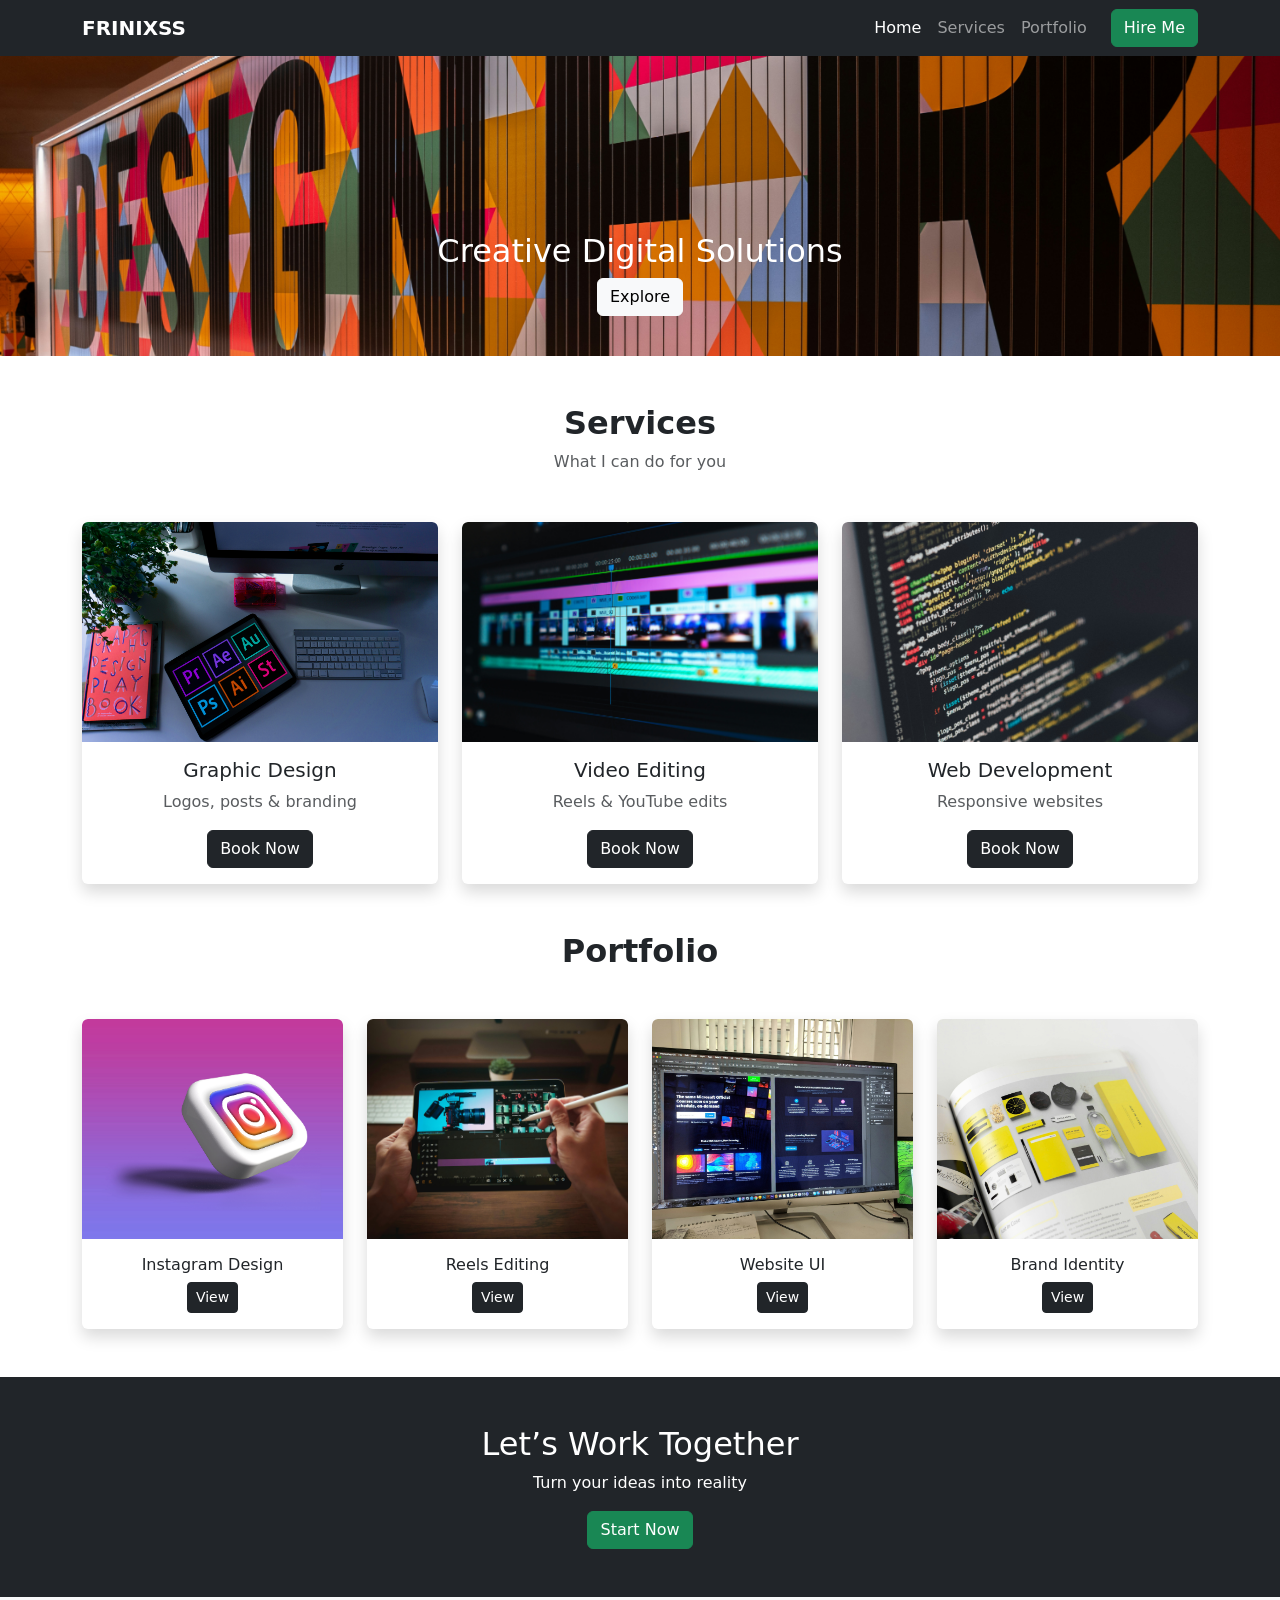
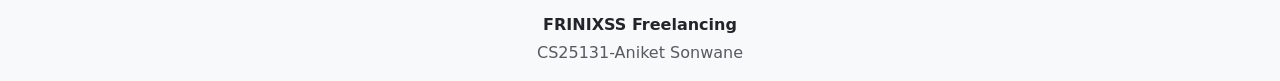
<file: index.html>
<!DOCTYPE html>
<html lang="en">
<head>
    <meta charset="UTF-8">
    <meta name="viewport" content="width=device-width, initial-scale=1.0">
    <title>Frinix Freelance</title>

    <link href="https://cdn.jsdelivr.net/npm/bootstrap@5.0.2/dist/css/bootstrap.min.css" rel="stylesheet"
        integrity="sha384-EVSTQN3/azprG1Anm3QDgpJLIm9Nao0Yz1ztcQTwFspd3yD65VohhpuuCOmLASjC"
        crossorigin="anonymous">
    <script src="https://cdn.jsdelivr.net/npm/@popperjs/core@2.9.2/dist/umd/popper.min.js"
        integrity="sha384-IQsoLXl5PILFhosVNubq5LC7Qb9DXgDA9i+tQ8Zj3iwWAwPtgFTxbJ8NT4GN1R8p"
        crossorigin="anonymous"></script>
    <script src="https://cdn.jsdelivr.net/npm/bootstrap@5.0.2/dist/js/bootstrap.min.js"
        integrity="sha384-cVKIPhGWiC2Al4u+LWgxfKTRIcfu0JTxR+EQDz/bgldoEyl4H0zUF0QKbrJ0EcQF"
        crossorigin="anonymous"></script>

    <link rel="stylesheet" href="MainCSS.css">
</head>
<body>
    <nav class="navbar navbar-expand-lg navbar-dark bg-dark shadow">
    <div class="container">
        <a class="navbar-brand fw-bold" href="Home.html">FRINIXSS</a>

        <button class="navbar-toggler" data-bs-toggle="collapse" data-bs-target="#nav">
            <span class="navbar-toggler-icon"></span>
        </button>

        <div class="collapse navbar-collapse" id="nav">
            <ul class="navbar-nav ms-auto align-items-center">
                <li class="nav-item"><a class="nav-link active" href="Home.html">Home</a></li>
                <li class="nav-item"><a class="nav-link" href="Service.html">Services</a></li>
                <li class="nav-item"><a class="nav-link" href="Portfolio.html">Portfolio</a></li>
                <li class="nav-item ms-3">
                    <a class="btn btn-success" href="Hire.html">Hire Me</a>
                </li>
            </ul>
        </div>
    </div>
</nav>
<div id="carouselExample" class="carousel slide" data-bs-ride="carousel">
    <div class="carousel-inner">

        <div class="carousel-item active">
            <img src="Freelance.jpg" class="d-block w-100">
            <div class="carousel-caption">
                <h2>Build Your Brand Online</h2>
                <a class="btn btn-success" href="Hire.html">Start Project</a>
            </div>
        </div>

        <div class="carousel-item">
            <img src="Designing.jpg" class="d-block w-100">
            <div class="carousel-caption">
                <h2>Creative Digital Solutions</h2>
                <a class="btn btn-light" href="Service.html">Explore</a>
            </div>
        </div>

        <div class="carousel-item">
            <img src="Web.jpg" class="d-block w-100">
            <div class="carousel-caption">
                <h2>Professional Web Development</h2>
                <a class="btn btn-warning" href="Hire.html">Hire Now</a>
            </div>
        </div>

    </div>
</div>

<div class="container my-5">
    <div class="text-center mb-5">
        <h2 class="fw-bold">Services</h2>
        <p class="text-muted">What I can do for you</p>
    </div>

    <div class="row g-4">

        <div class="col-md-4">
            <div class="card shadow">
                <img src="GraphicDesign.jpg" class="card-img-top">
                <div class="card-body text-center">
                    <h5>Graphic Design</h5>
                    <p class="text-muted">Logos, posts & branding</p>
                    <a class="btn btn-dark" href="Hire.html">Book Now</a>
                </div>
            </div>
        </div>

        <div class="col-md-4">
            <div class="card shadow">
                <img src="VideoEditing.jpg" class="card-img-top">
                <div class="card-body text-center">
                    <h5>Video Editing</h5>
                    <p class="text-muted">Reels & YouTube edits</p>
                    <a class="btn btn-dark" href="Hire.html">Book Now</a>
                </div>
            </div>
        </div>

        <div class="col-md-4">
            <div class="card shadow">
                <img src="WebDevelopment.jpg" class="card-img-top">
                <div class="card-body text-center">
                    <h5>Web Development</h5>
                    <p class="text-muted">Responsive websites</p>
                    <a class="btn btn-dark" href="Hire.html">Book Now</a>
                </div>
            </div>
        </div>
    </div>
</div>
<div class="container my-5">
    <div class="text-center mb-5">
        <h2 class="fw-bold">Portfolio</h2>
    </div>

    <div class="row g-4">

        <div class="col-md-3">
            <div class="card shadow">
                <img src="Instagram.jpg" class="card-img-top">
                <div class="card-body text-center">
                    <h6>Instagram Design</h6>
                    <a class="btn btn-sm btn-dark" href="Portfolio.html">View</a>
                </div>
            </div>
        </div>

        <div class="col-md-3">
            <div class="card shadow">
                <img src="reels.jpg" class="card-img-top">
                <div class="card-body text-center">
                    <h6>Reels Editing</h6>
                    <a class="btn btn-sm btn-dark" href="Portfolio.html">View</a>
                </div>
            </div>
        </div>

        <div class="col-md-3">
            <div class="card shadow">
                <img src="UI.jpg" class="card-img-top">
                <div class="card-body text-center">
                    <h6>Website UI</h6>
                    <a class="btn btn-sm btn-dark" href="Portfolio.html">View</a>
                </div>
            </div>
        </div>

        <div class="col-md-3">
            <div class="card shadow">
                <img src="Brand.jpg" class="card-img-top">
                <div class="card-body text-center">
                    <h6>Brand Identity</h6>
                    <a class="btn btn-sm btn-dark" href="Portfolio.html">View</a>
                </div>
            </div>
        </div>

    </div>
</div>
<div class="bg-dark text-white text-center p-5">
    <h2>Let’s Work Together</h2>
    <p>Turn your ideas into reality</p>
    <a class="btn btn-success" href="hire.html">Start Now</a>
</div>
<footer class="bg-light text-center p-3">
    <p class="mb-1 fw-bold">FRINIXSS Freelancing</p>
    <p class="mb-0 text-muted">CS25131-Aniket Sonwane</p>
</footer>
</body>
</html>
</file>
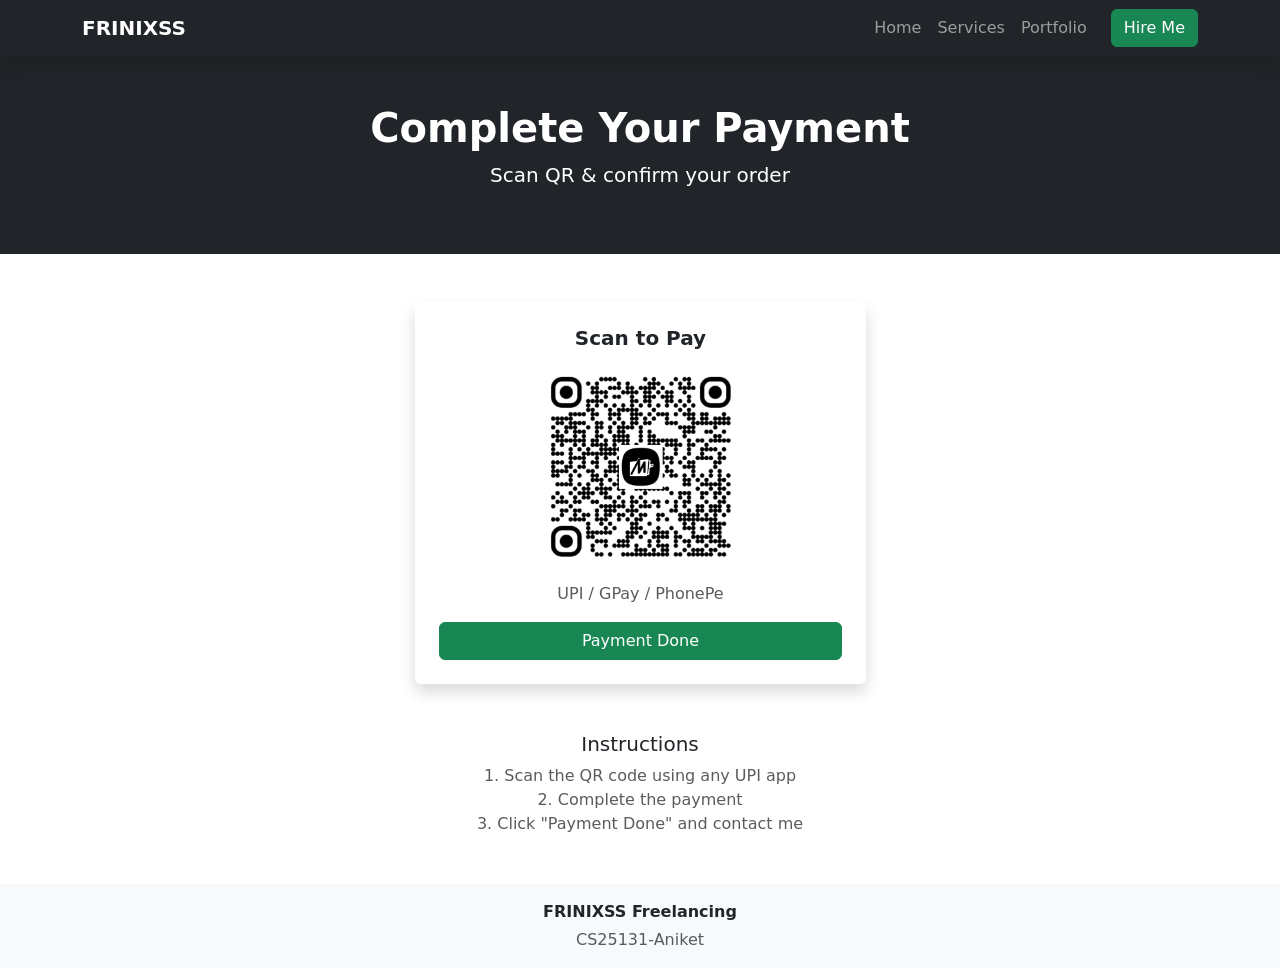
<file: Buy.html>
<!DOCTYPE html>
<html lang="en">
<head>
    <meta charset="UTF-8">
    <meta name="viewport" content="width=device-width, initial-scale=1.0">
    <title>Buy Now - FRINIXSS</title>

    <link href="https://cdn.jsdelivr.net/npm/bootstrap@5.0.2/dist/css/bootstrap.min.css" rel="stylesheet">
    <link rel="stylesheet" href="MainCSS.css">
</head>

<body>
<nav class="navbar navbar-expand-lg navbar-dark bg-dark shadow">
    <div class="container">
        <a class="navbar-brand fw-bold" href="Home
        .html">FRINIXSS</a>

        <button class="navbar-toggler" data-bs-toggle="collapse" data-bs-target="#nav">
            <span class="navbar-toggler-icon"></span>
        </button>

        <div class="collapse navbar-collapse" id="nav">
            <ul class="navbar-nav ms-auto align-items-center">
                <li class="nav-item"><a class="nav-link" href="Home.html">Home</a></li>
                <li class="nav-item"><a class="nav-link" href="Service.html">Services</a></li>
                <li class="nav-item"><a class="nav-link" href="Portfolio.html">Portfolio</a></li>
                <li class="nav-item ms-3">
                    <a class="btn btn-success" href="Hire.html">Hire Me</a>
            </ul>
        </div>
    </div>
</nav>
<div class="bg-dark text-white text-center p-5">
    <h1 class="fw-bold">Complete Your Payment</h1>
    <p class="lead">Scan QR & confirm your order</p>
</div>
<div class="container my-5">
    <div class="row justify-content-center">

        <div class="col-md-5">
            <div class="card shadow p-4 text-center">

                <h5 class="fw-bold mb-3">Scan to Pay</h5>

                <!-- YOUR QR IMAGE -->
                <img src="QR.jpeg" class="img-fluid mb-3 d-block mx-auto" alt="QR Code" style="height: 200px; width: 200px;" >

                <p class="text-muted">UPI / GPay / PhonePe</p>

                <button class="btn btn-success w-100">Payment Done</button>

            </div>
        </div>

    </div>
</div>
<div class="container my-5">
    <div class="text-center">
        <h5>Instructions</h5>
        <p class="text-muted">
            1. Scan the QR code using any UPI app<br>
            2. Complete the payment<br>
            3. Click "Payment Done" and contact me
        </p>
    </div>
</div>

<footer class="bg-light text-center p-3">
    <p class="mb-1 fw-bold">FRINIXSS Freelancing</p>
    <p class="mb-0 text-muted">CS25131-Aniket</p>
</footer>
</body>
</html>
</file>
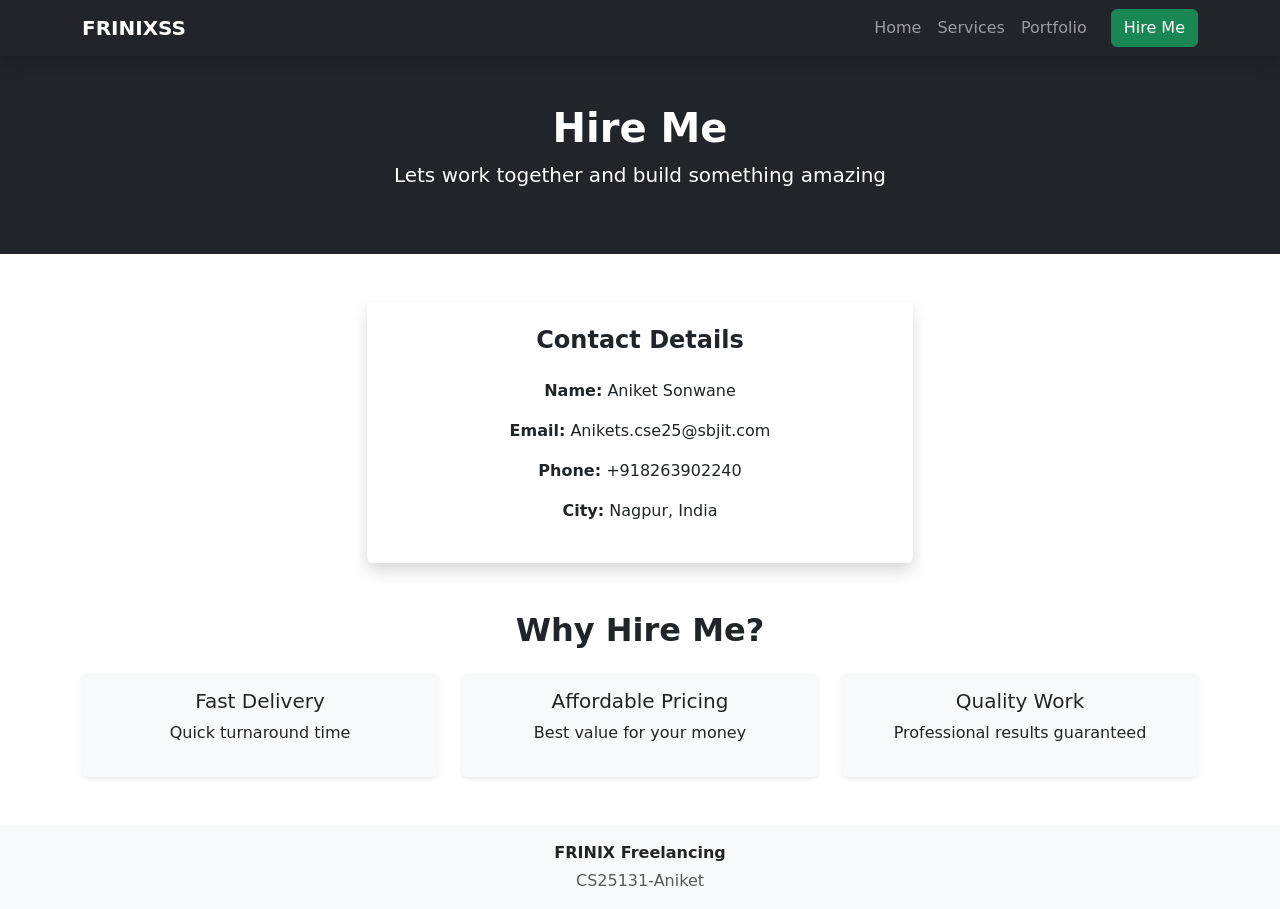
<file: Hire.html>
<!DOCTYPE html>
<html lang="en">
<head>
     <meta charset="UTF-8">
    <meta name="viewport" content="width=device-width, initial-scale=1.0">
    <title>Hire Me - FRINIXSS</title>

    <link href="https://cdn.jsdelivr.net/npm/bootstrap@5.0.2/dist/css/bootstrap.min.css" rel="stylesheet">
    <link rel="stylesheet" href="MainCSS.css">
</head>
<body>
    <nav class="navbar navbar-expand-lg navbar-dark bg-dark shadow">
    <div class="container">
        <a class="navbar-brand fw-bold" href="Home.html">FRINIXSS</a>

        <button class="navbar-toggler" data-bs-toggle="collapse" data-bs-target="#nav">
            <span class="navbar-toggler-icon"></span>
        </button>

        <div class="collapse navbar-collapse" id="nav">
            <ul class="navbar-nav ms-auto align-items-center">
                <li class="nav-item"><a class="nav-link" href="Home.html">Home</a></li>
                <li class="nav-item"><a class="nav-link" href="Services.html">Services</a></li>
                <li class="nav-item"><a class="nav-link" href="Portfolio.html">Portfolio</a></li>
                <li class="nav-item ms-3">
                    <a class="btn btn-success" href="Hire.html">Hire Me</a>
                </li>
            </ul>
        </div>
    </div>
</nav>
<div class="bg-dark text-white text-center p-5">
    <h1 class="fw-bold">Hire Me</h1>
    <p class="lead">Lets work together and build something amazing</p>
</div>
<div class="container my-5">
    <div class="row justify-content-center">

        <div class="col-md-6">
            <div class="card shadow p-4 text-center">

                <h4 class="fw-bold mb-4">Contact Details</h4>

                <p><strong>Name:</strong> Aniket Sonwane</p>
                <p><strong>Email:</strong> Anikets.cse25@sbjit.com</p>
                <p><strong>Phone:</strong> +918263902240</p>
                <p><strong>City:</strong> Nagpur, India</p>
            </div>
        </div>

    </div>
</div>
<div class="container my-5">
    <div class="text-center mb-4">
        <h2 class="fw-bold">Why Hire Me?</h2>
    </div>

    <div class="row text-center g-4">

        <div class="col-md-4">
            <div class="card p-3 shadow-sm bg-light">
                <h5>Fast Delivery</h5>
                <p>Quick turnaround time</p>
            </div>
        </div>

        <div class="col-md-4">
            <div class="card p-3 shadow-sm bg-light">
                <h5>Affordable Pricing</h5>
                <p>Best value for your money</p>
            </div>
        </div>

        <div class="col-md-4">
            <div class="card p-3 shadow-sm bg-light">
                <h5>Quality Work</h5>
                <p>Professional results guaranteed</p>
            </div>
        </div>

    </div>
</div>
<footer class="bg-light text-center p-3">
    <p class="mb-1 fw-bold">FRINIX Freelancing</p>
    <p class="mb-0 text-muted">CS25131-Aniket</p>
</footer>

</body>
</html>
</file>
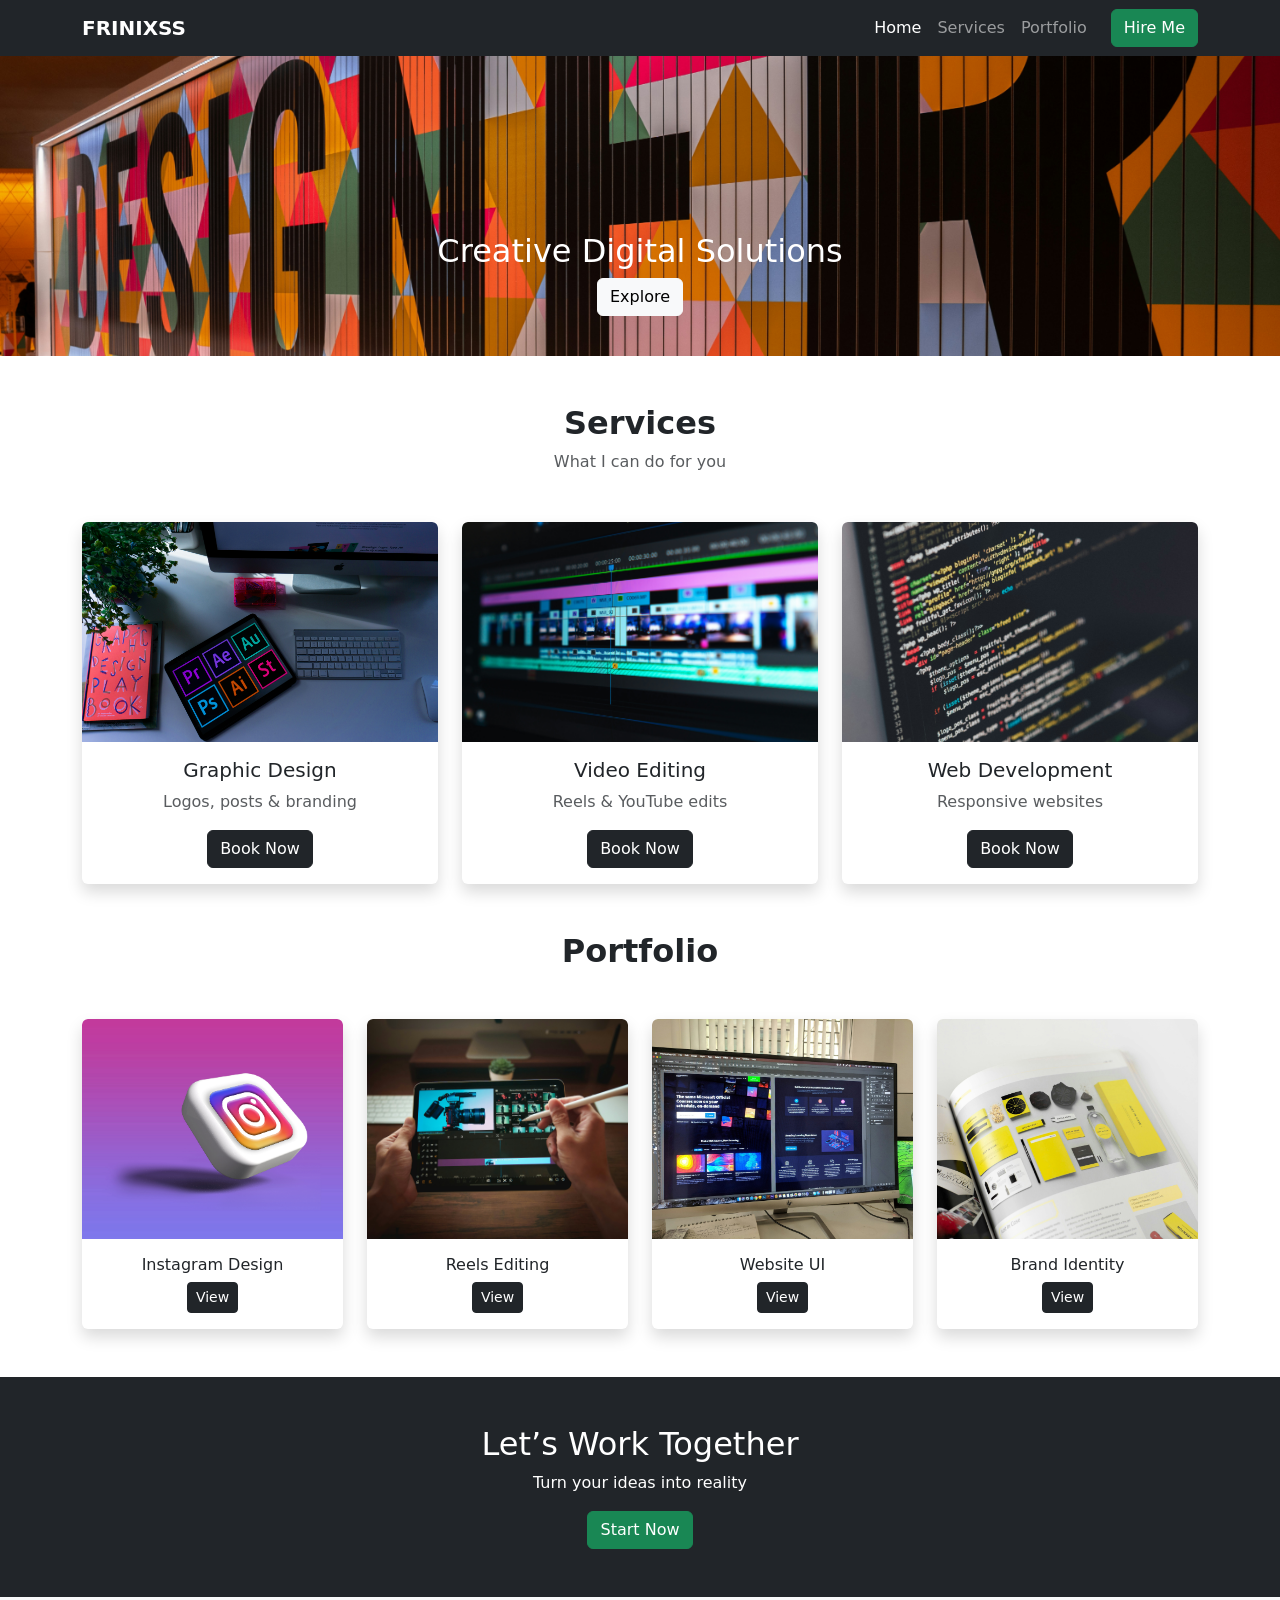
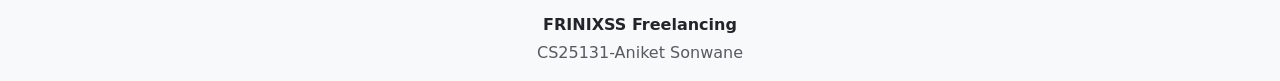
<file: Home.html>
<!DOCTYPE html>
<html lang="en">
<head>
    <meta charset="UTF-8">
    <meta name="viewport" content="width=device-width, initial-scale=1.0">
    <title>Frinix Freelance</title>

    <link href="https://cdn.jsdelivr.net/npm/bootstrap@5.0.2/dist/css/bootstrap.min.css" rel="stylesheet"
        integrity="sha384-EVSTQN3/azprG1Anm3QDgpJLIm9Nao0Yz1ztcQTwFspd3yD65VohhpuuCOmLASjC"
        crossorigin="anonymous">
    <script src="https://cdn.jsdelivr.net/npm/@popperjs/core@2.9.2/dist/umd/popper.min.js"
        integrity="sha384-IQsoLXl5PILFhosVNubq5LC7Qb9DXgDA9i+tQ8Zj3iwWAwPtgFTxbJ8NT4GN1R8p"
        crossorigin="anonymous"></script>
    <script src="https://cdn.jsdelivr.net/npm/bootstrap@5.0.2/dist/js/bootstrap.min.js"
        integrity="sha384-cVKIPhGWiC2Al4u+LWgxfKTRIcfu0JTxR+EQDz/bgldoEyl4H0zUF0QKbrJ0EcQF"
        crossorigin="anonymous"></script>

    <link rel="stylesheet" href="MainCSS.css">
</head>
<body>
    <nav class="navbar navbar-expand-lg navbar-dark bg-dark shadow">
    <div class="container">
        <a class="navbar-brand fw-bold" href="Home.html">FRINIXSS</a>

        <button class="navbar-toggler" data-bs-toggle="collapse" data-bs-target="#nav">
            <span class="navbar-toggler-icon"></span>
        </button>

        <div class="collapse navbar-collapse" id="nav">
            <ul class="navbar-nav ms-auto align-items-center">
                <li class="nav-item"><a class="nav-link active" href="Home.html">Home</a></li>
                <li class="nav-item"><a class="nav-link" href="Service.html">Services</a></li>
                <li class="nav-item"><a class="nav-link" href="Portfolio.html">Portfolio</a></li>
                <li class="nav-item ms-3">
                    <a class="btn btn-success" href="Hire.html">Hire Me</a>
                </li>
            </ul>
        </div>
    </div>
</nav>
<div id="carouselExample" class="carousel slide" data-bs-ride="carousel">
    <div class="carousel-inner">

        <div class="carousel-item active">
            <img src="Freelance.jpg" class="d-block w-100">
            <div class="carousel-caption">
                <h2>Build Your Brand Online</h2>
                <a class="btn btn-success" href="Hire.html">Start Project</a>
            </div>
        </div>

        <div class="carousel-item">
            <img src="Designing.jpg" class="d-block w-100">
            <div class="carousel-caption">
                <h2>Creative Digital Solutions</h2>
                <a class="btn btn-light" href="Service.html">Explore</a>
            </div>
        </div>

        <div class="carousel-item">
            <img src="Web.jpg" class="d-block w-100">
            <div class="carousel-caption">
                <h2>Professional Web Development</h2>
                <a class="btn btn-warning" href="Hire.html">Hire Now</a>
            </div>
        </div>

    </div>
</div>

<div class="container my-5">
    <div class="text-center mb-5">
        <h2 class="fw-bold">Services</h2>
        <p class="text-muted">What I can do for you</p>
    </div>

    <div class="row g-4">

        <div class="col-md-4">
            <div class="card shadow">
                <img src="GraphicDesign.jpg" class="card-img-top">
                <div class="card-body text-center">
                    <h5>Graphic Design</h5>
                    <p class="text-muted">Logos, posts & branding</p>
                    <a class="btn btn-dark" href="Hire.html">Book Now</a>
                </div>
            </div>
        </div>

        <div class="col-md-4">
            <div class="card shadow">
                <img src="VideoEditing.jpg" class="card-img-top">
                <div class="card-body text-center">
                    <h5>Video Editing</h5>
                    <p class="text-muted">Reels & YouTube edits</p>
                    <a class="btn btn-dark" href="Hire.html">Book Now</a>
                </div>
            </div>
        </div>

        <div class="col-md-4">
            <div class="card shadow">
                <img src="WebDevelopment.jpg" class="card-img-top">
                <div class="card-body text-center">
                    <h5>Web Development</h5>
                    <p class="text-muted">Responsive websites</p>
                    <a class="btn btn-dark" href="Hire.html">Book Now</a>
                </div>
            </div>
        </div>
    </div>
</div>
<div class="container my-5">
    <div class="text-center mb-5">
        <h2 class="fw-bold">Portfolio</h2>
    </div>

    <div class="row g-4">

        <div class="col-md-3">
            <div class="card shadow">
                <img src="Instagram.jpg" class="card-img-top">
                <div class="card-body text-center">
                    <h6>Instagram Design</h6>
                    <a class="btn btn-sm btn-dark" href="Portfolio.html">View</a>
                </div>
            </div>
        </div>

        <div class="col-md-3">
            <div class="card shadow">
                <img src="reels.jpg" class="card-img-top">
                <div class="card-body text-center">
                    <h6>Reels Editing</h6>
                    <a class="btn btn-sm btn-dark" href="Portfolio.html">View</a>
                </div>
            </div>
        </div>

        <div class="col-md-3">
            <div class="card shadow">
                <img src="UI.jpg" class="card-img-top">
                <div class="card-body text-center">
                    <h6>Website UI</h6>
                    <a class="btn btn-sm btn-dark" href="Portfolio.html">View</a>
                </div>
            </div>
        </div>

        <div class="col-md-3">
            <div class="card shadow">
                <img src="Brand.jpg" class="card-img-top">
                <div class="card-body text-center">
                    <h6>Brand Identity</h6>
                    <a class="btn btn-sm btn-dark" href="Portfolio.html">View</a>
                </div>
            </div>
        </div>

    </div>
</div>
<div class="bg-dark text-white text-center p-5">
    <h2>Let’s Work Together</h2>
    <p>Turn your ideas into reality</p>
    <a class="btn btn-success" href="hire.html">Start Now</a>
</div>
<footer class="bg-light text-center p-3">
    <p class="mb-1 fw-bold">FRINIXSS Freelancing</p>
    <p class="mb-0 text-muted">CS25131-Aniket Sonwane</p>
</footer>
</body>
</html>
</file>
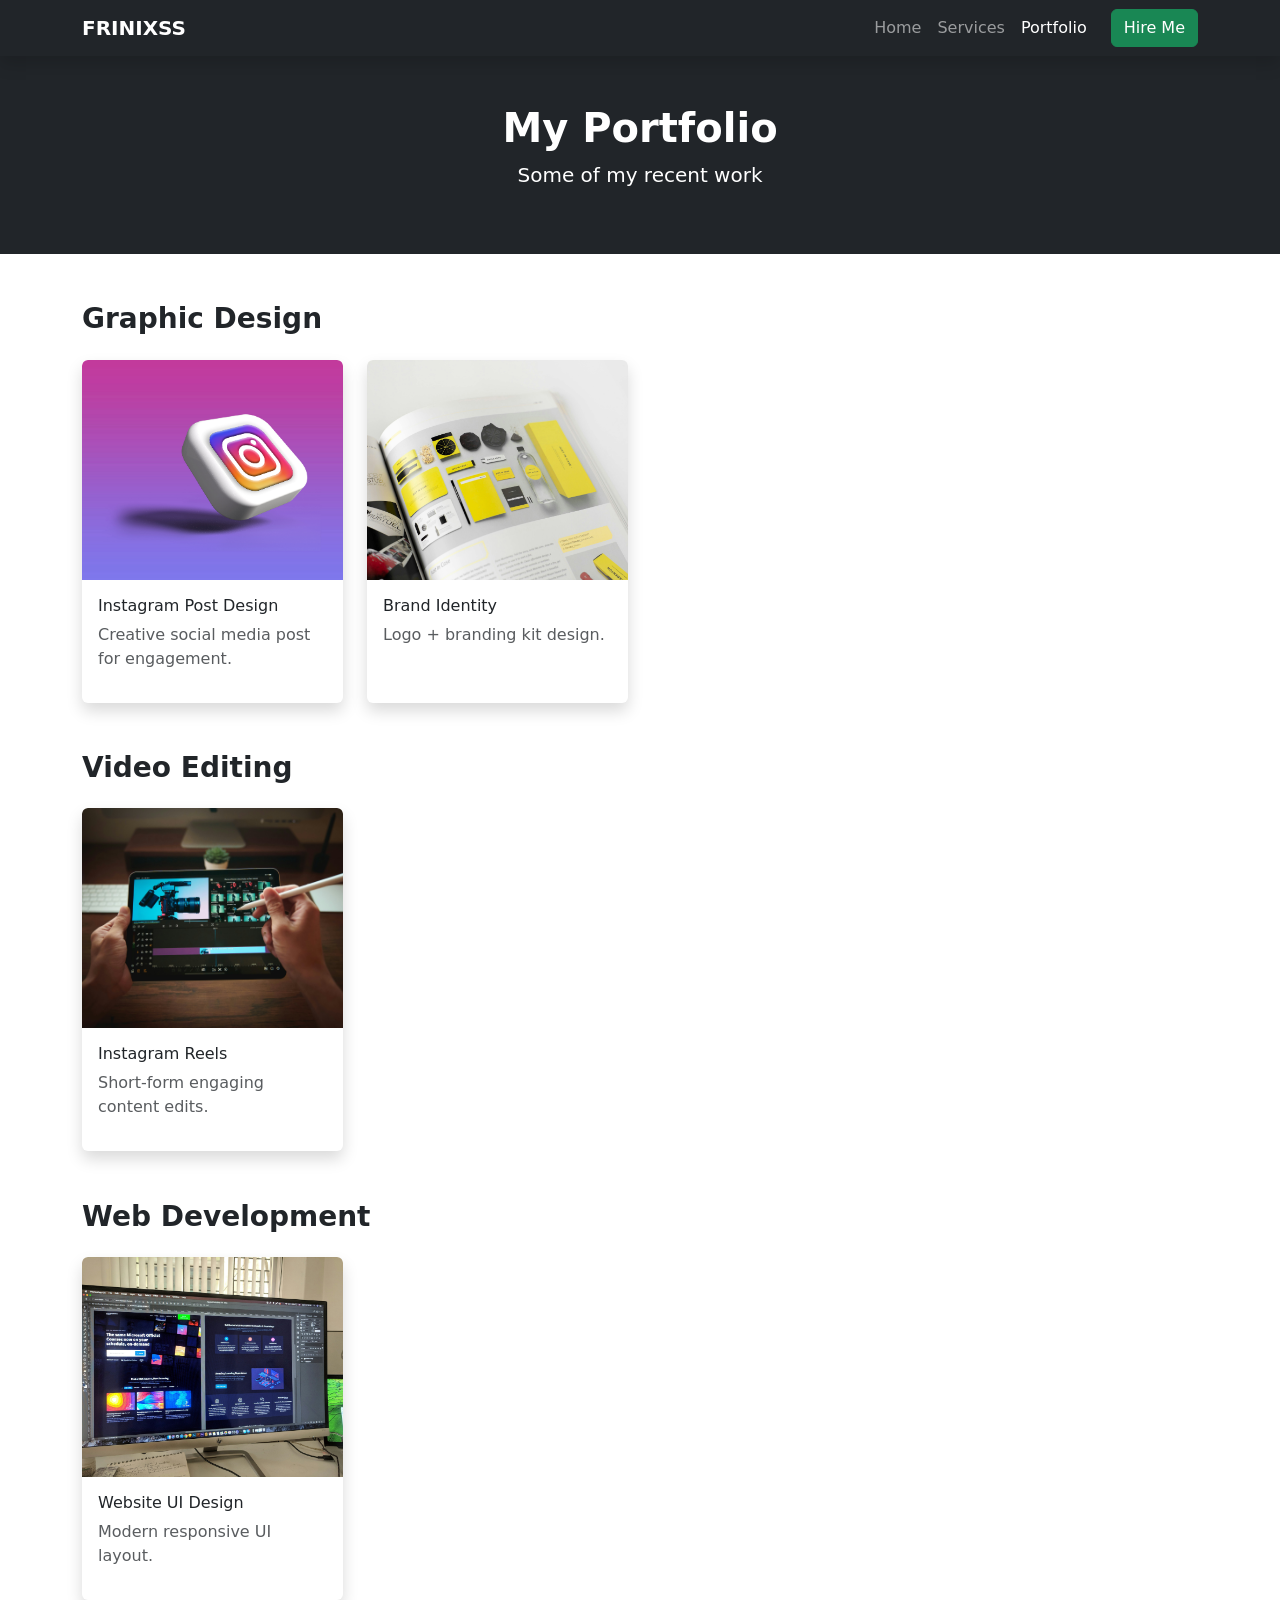
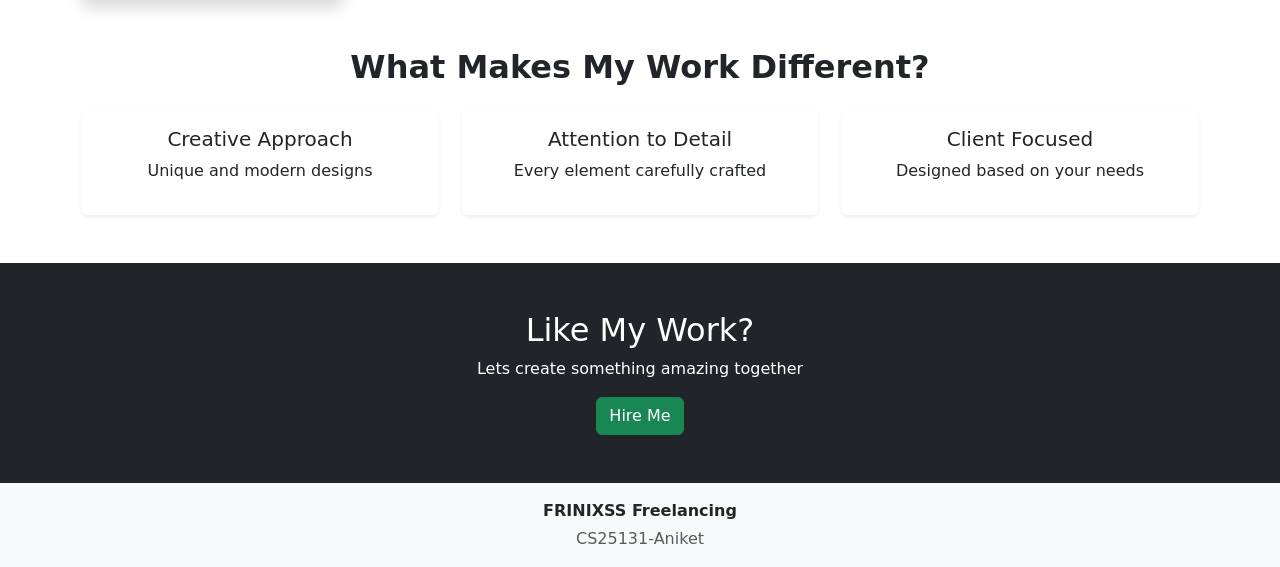
<file: Portfolio.html>
<!DOCTYPE html>
<html lang="en">
<head>
   <meta charset="UTF-8">
    <meta name="viewport" content="width=device-width, initial-scale=1.0">
    <title>Portfolio - FRINIXSS</title>

    <link href="https://cdn.jsdelivr.net/npm/bootstrap@5.0.2/dist/css/bootstrap.min.css" rel="stylesheet">
    <link rel="stylesheet" href="MainCSS.css">
</head>
<body>
    <nav class="navbar navbar-expand-lg navbar-dark bg-dark shadow">
    <div class="container">
        <a class="navbar-brand fw-bold" href="Home.html">FRINIXSS</a>

        <button class="navbar-toggler" data-bs-toggle="collapse" data-bs-target="#nav">
            <span class="navbar-toggler-icon"></span>
        </button>

        <div class="collapse navbar-collapse" id="nav">
            <ul class="navbar-nav ms-auto align-items-center">
                <li class="nav-item"><a class="nav-link" href="Home.html">Home</a></li>
                <li class="nav-item"><a class="nav-link" href="Services.html">Services</a></li>
                <li class="nav-item"><a class="nav-link active" href="Portfolio.html">Portfolio</a></li>
                <li class="nav-item ms-3">
                    <a class="btn btn-success" href="Hire.html">Hire Me</a>
                </li>
            </ul>
        </div>
    </div>
</nav>
<div class="bg-dark text-white text-center p-5">
    <h1 class="fw-bold">My Portfolio</h1>
    <p class="lead">Some of my recent work</p>
</div>
<div class="container my-5">
    <h3 class="fw-bold mb-4">Graphic Design</h3>

    <div class="row g-4">

        <div class="col-md-3">
            <div class="card shadow h-100">
                <img src="Instagram.jpg" class="card-img-top">
                <div class="card-body">
                    <h6>Instagram Post Design</h6>
                    <p class="text-muted">Creative social media post for engagement.</p>
                </div>
            </div>
        </div>

        <div class="col-md-3">
            <div class="card shadow h-100">
                <img src="Brand.jpg" class="card-img-top">
                <div class="card-body">
                    <h6>Brand Identity</h6>
                    <p class="text-muted">Logo + branding kit design.</p>
                </div>
            </div>
        </div>

    </div>
</div>
<div class="container my-5">
    <h3 class="fw-bold mb-4">Video Editing</h3>

    <div class="row g-4">

        <div class="col-md-3">
            <div class="card shadow h-100">
                <img src="reels.jpg" class="card-img-top">
                <div class="card-body">
                    <h6>Instagram Reels</h6>
                    <p class="text-muted">Short-form engaging content edits.</p>
                </div>
            </div>
        </div>

    </div>
</div>
<div class="container my-5">
    <h3 class="fw-bold mb-4">Web Development</h3>

    <div class="row g-4">

        <div class="col-md-3">
            <div class="card shadow h-100">
                <img src="UI.jpg" class="card-img-top">
                <div class="card-body">
                    <h6>Website UI Design</h6>
                    <p class="text-muted">Modern responsive UI layout.</p>
                </div>
            </div>
        </div>

    </div>
</div>
<div class="container my-5">
    <div class="text-center mb-4">
        <h2 class="fw-bold">What Makes My Work Different?</h2>
    </div>

    <div class="row text-center g-4">

        <div class="col-md-4">
            <div class="card p-3 shadow-sm">
                <h5>Creative Approach</h5>
                <p>Unique and modern designs</p>
            </div>
        </div>

        <div class="col-md-4">
            <div class="card p-3 shadow-sm">
                <h5>Attention to Detail</h5>
                <p>Every element carefully crafted</p>
            </div>
        </div>

        <div class="col-md-4">
            <div class="card p-3 shadow-sm">
                <h5>Client Focused</h5>
                <p>Designed based on your needs</p>
            </div>
        </div>

    </div>
</div>
<div class="bg-dark text-white text-center p-5">
    <h2>Like My Work?</h2>
    <p>Lets create something amazing together</p>
    <a class="btn btn-success" href="Hire.html">Hire Me</a>
</div>
<footer class="bg-light text-center p-3">
    <p class="mb-1 fw-bold">FRINIXSS Freelancing</p>
    <p class="mb-0 text-muted">CS25131-Aniket</p>
</footer>
</body>
</html>
</file>
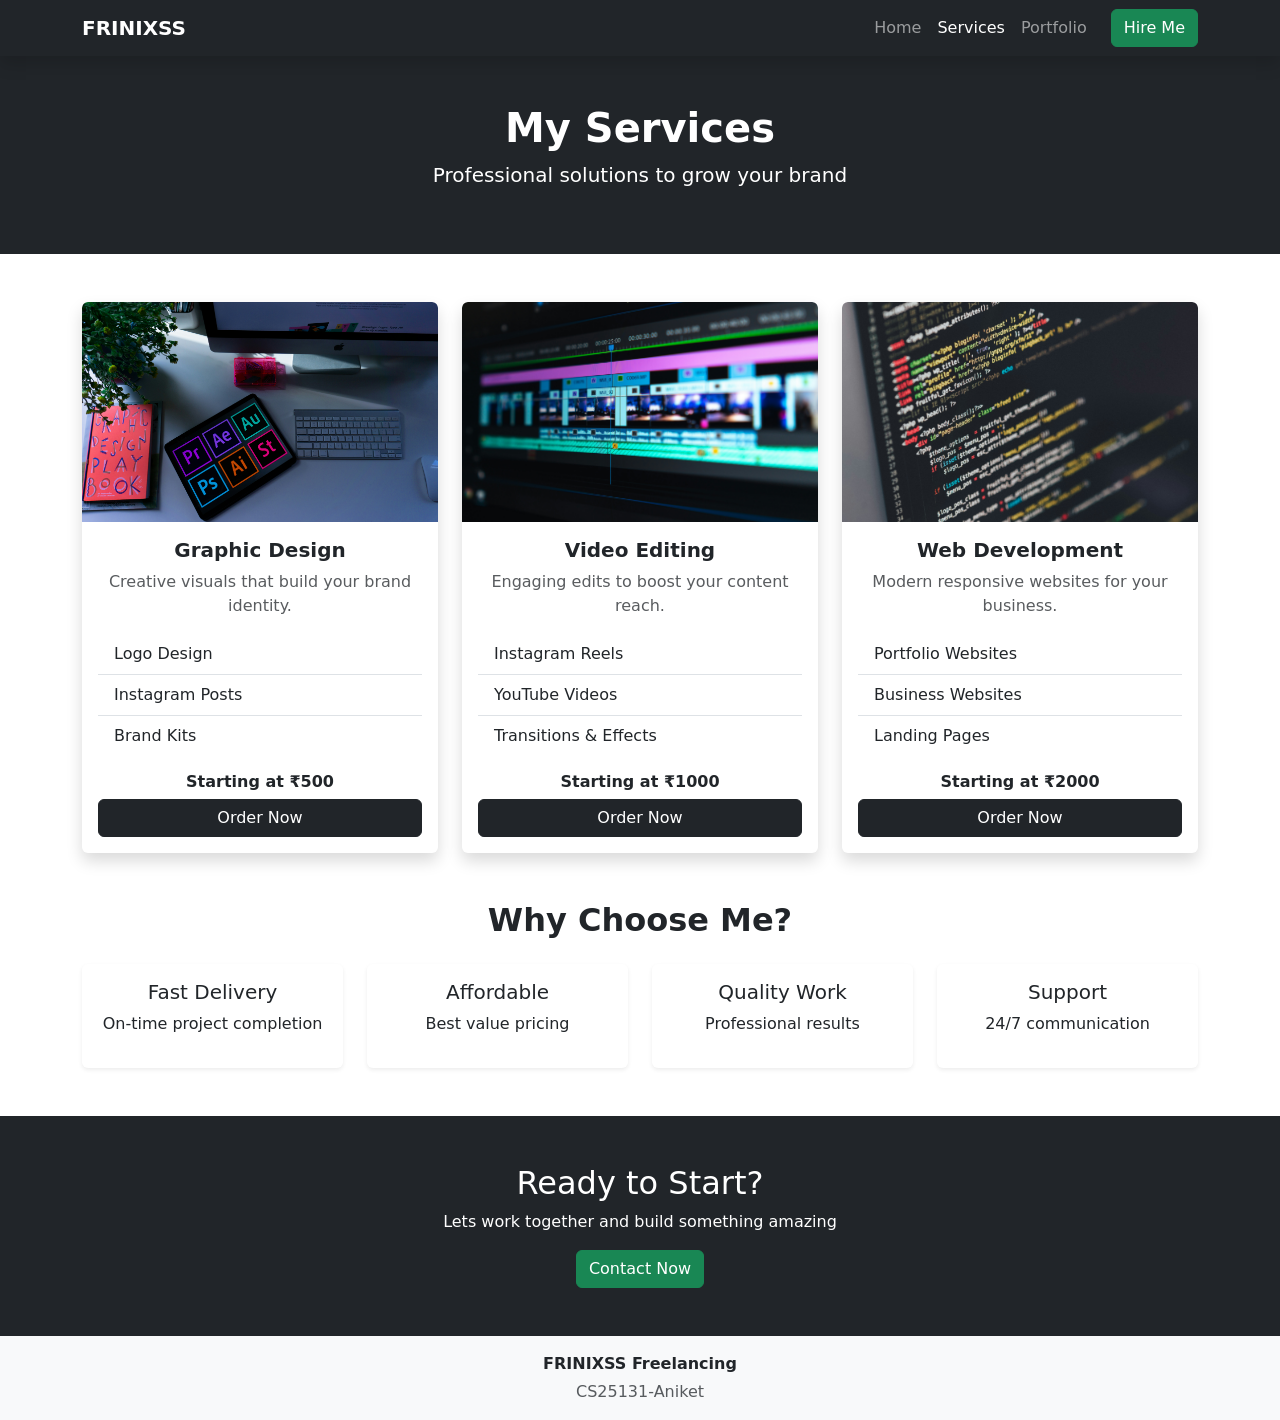
<file: Service.html>
<!DOCTYPE html>
<html lang="en">
<head>
    <meta charset="UTF-8">
    <meta name="viewport" content="width=device-width, initial-scale=1.0">
    <title>Services - FRINIXSS</title>

    <link href="https://cdn.jsdelivr.net/npm/bootstrap@5.0.2/dist/css/bootstrap.min.css" rel="stylesheet">
    <link rel="stylesheet" href="MainCSS.css">
</head>
<body>
    <nav class="navbar navbar-expand-lg navbar-dark bg-dark shadow">
    <div class="container">
        <a class="navbar-brand fw-bold" href="Home.html">FRINIXSS</a>

        <button class="navbar-toggler" data-bs-toggle="collapse" data-bs-target="#nav">
            <span class="navbar-toggler-icon"></span>
        </button>

        <div class="collapse navbar-collapse" id="nav">
            <ul class="navbar-nav ms-auto align-items-center">
                <li class="nav-item"><a class="nav-link" href="Home.html">Home</a></li>
                <li class="nav-item"><a class="nav-link active" href="Service.html">Services</a></li>
                <li class="nav-item"><a class="nav-link" href="Portfolio.html">Portfolio</a></li>
                <li class="nav-item ms-3">
                    <a class="btn btn-success" href="Hire.html">Hire Me</a>
                </li>
            </ul>
        </div>
    </div>
</nav>
<div class="bg-dark text-white text-center p-5">
    <h1 class="fw-bold">My Services</h1>
    <p class="lead">Professional solutions to grow your brand</p>
</div>
<div class="container my-5">
    <div class="row g-4">
        <div class="col-md-4">
            <div class="card shadow h-100">
                <img src="GraphicDesign.jpg" class="card-img-top">
                <div class="card-body text-center">
                    <h5 class="fw-bold">Graphic Design</h5>
                    <p class="text-muted">Creative visuals that build your brand identity.</p>

                    <ul class="list-group list-group-flush text-start mb-3">
                        <li class="list-group-item">Logo Design</li>
                        <li class="list-group-item">Instagram Posts</li>
                        <li class="list-group-item">Brand Kits</li>
                    </ul>

                    <h6 class="fw-bold">Starting at ₹500</h6>
                    <a class="btn btn-dark w-100" href="Buy.html">Order Now</a>
                </div>
            </div>
        </div>
        <div class="col-md-4">
            <div class="card shadow h-100">
                <img src="VideoEditing.jpg" class="card-img-top">
                <div class="card-body text-center">
                    <h5 class="fw-bold">Video Editing</h5>
                    <p class="text-muted">Engaging edits to boost your content reach.</p>

                    <ul class="list-group list-group-flush text-start mb-3">
                        <li class="list-group-item">Instagram Reels</li>
                        <li class="list-group-item">YouTube Videos</li>
                        <li class="list-group-item">Transitions & Effects</li>
                    </ul>

                    <h6 class="fw-bold">Starting at ₹1000</h6>
                    <a class="btn btn-dark w-100" href="Buy.html">Order Now</a>
                </div>
            </div>
        </div>
        <div class="col-md-4">
            <div class="card shadow h-100">
                <img src="WebDevelopment.jpg" class="card-img-top">
                <div class="card-body text-center">
                    <h5 class="fw-bold">Web Development</h5>
                    <p class="text-muted">Modern responsive websites for your business.</p>

                    <ul class="list-group list-group-flush text-start mb-3">
                        <li class="list-group-item">Portfolio Websites</li>
                        <li class="list-group-item">Business Websites</li>
                        <li class="list-group-item">Landing Pages</li>
                    </ul>

                    <h6 class="fw-bold">Starting at ₹2000</h6>
                    <a class="btn btn-dark w-100" href="Buy.html">Order Now</a>
                </div>
            </div>
        </div>

    </div>
</div>
<div class="container my-5">
    <div class="text-center mb-4">
        <h2 class="fw-bold">Why Choose Me?</h2>
    </div>

    <div class="row text-center g-4">

        <div class="col-md-3">
            <div class="card p-3 shadow-sm">
                <h5>Fast Delivery</h5>
                <p>On-time project completion</p>
            </div>
        </div>

        <div class="col-md-3">
            <div class="card p-3 shadow-sm">
                <h5>Affordable</h5>
                <p>Best value pricing</p>
            </div>
        </div>

        <div class="col-md-3">
            <div class="card p-3 shadow-sm">
                <h5>Quality Work</h5>
                <p>Professional results</p>
            </div>
        </div>

        <div class="col-md-3">
            <div class="card p-3 shadow-sm">
                <h5>Support</h5>
                <p>24/7 communication</p>
            </div>
        </div>

    </div>
</div>
<div class="bg-dark text-white text-center p-5">
    <h2>Ready to Start?</h2>
    <p>Lets work together and build something amazing</p>
    <a class="btn btn-success" href="Hire.html">Contact Now</a>
</div>
<footer class="bg-light text-center p-3">
    <p class="mb-1 fw-bold">FRINIXSS Freelancing</p>
    <p class="mb-0 text-muted">CS25131-Aniket</p>
</footer>
</body>
</html>
</file>
<file: MainCSS.css>
.carousel-inner,
.carousel-item img {
    height: 300px;
}

.carousel-item img {
    object-fit: cover;
}

.card-img-top {
    height: 220px;
    object-fit: cover;
}

body {
    animation: pageFade 0.7s var(--smooth);
}
:root {
    --smooth: cubic-bezier(0.4, 0, 0.2, 1);
}
@keyframes pageFade {
    from {
        opacity: 0;
    }
    to {
        opacity: 1;
    }
}

.navbar {
    animation: navDrop 0.6s var(--smooth);
}

@keyframes navDrop {
    from {
        opacity: 0;
        transform: translateY(-20px);
    }
    to {
        opacity: 1;
        transform: translateY(0);
    }
}

.card {
    border: none;
    overflow: hidden;

    transition: transform 0.25s var(--smooth),
                box-shadow 0.25s var(--smooth);

    will-change: transform;
}

.card:hover {
    transform: translateY(-6px);
    box-shadow: 0 8px 20px rgba(0, 0, 0, 0.15);
}

.card-img-top {
    transition: transform 0.4s var(--smooth);
}

.card:hover .card-img-top {
    transform: scale(1.03);
}

.btn {
    transition: transform 0.2s var(--smooth);
}

.btn:hover {
    transform: translateY(-1px);
}

.carousel-caption {
    animation: fadeZoom 0.7s var(--smooth);
}

@keyframes fadeZoom {
    from {
        opacity: 0;
        transform: scale(0.97);
    }
    to {
        opacity: 1;
        transform: scale(1);
    }
}
</file>
